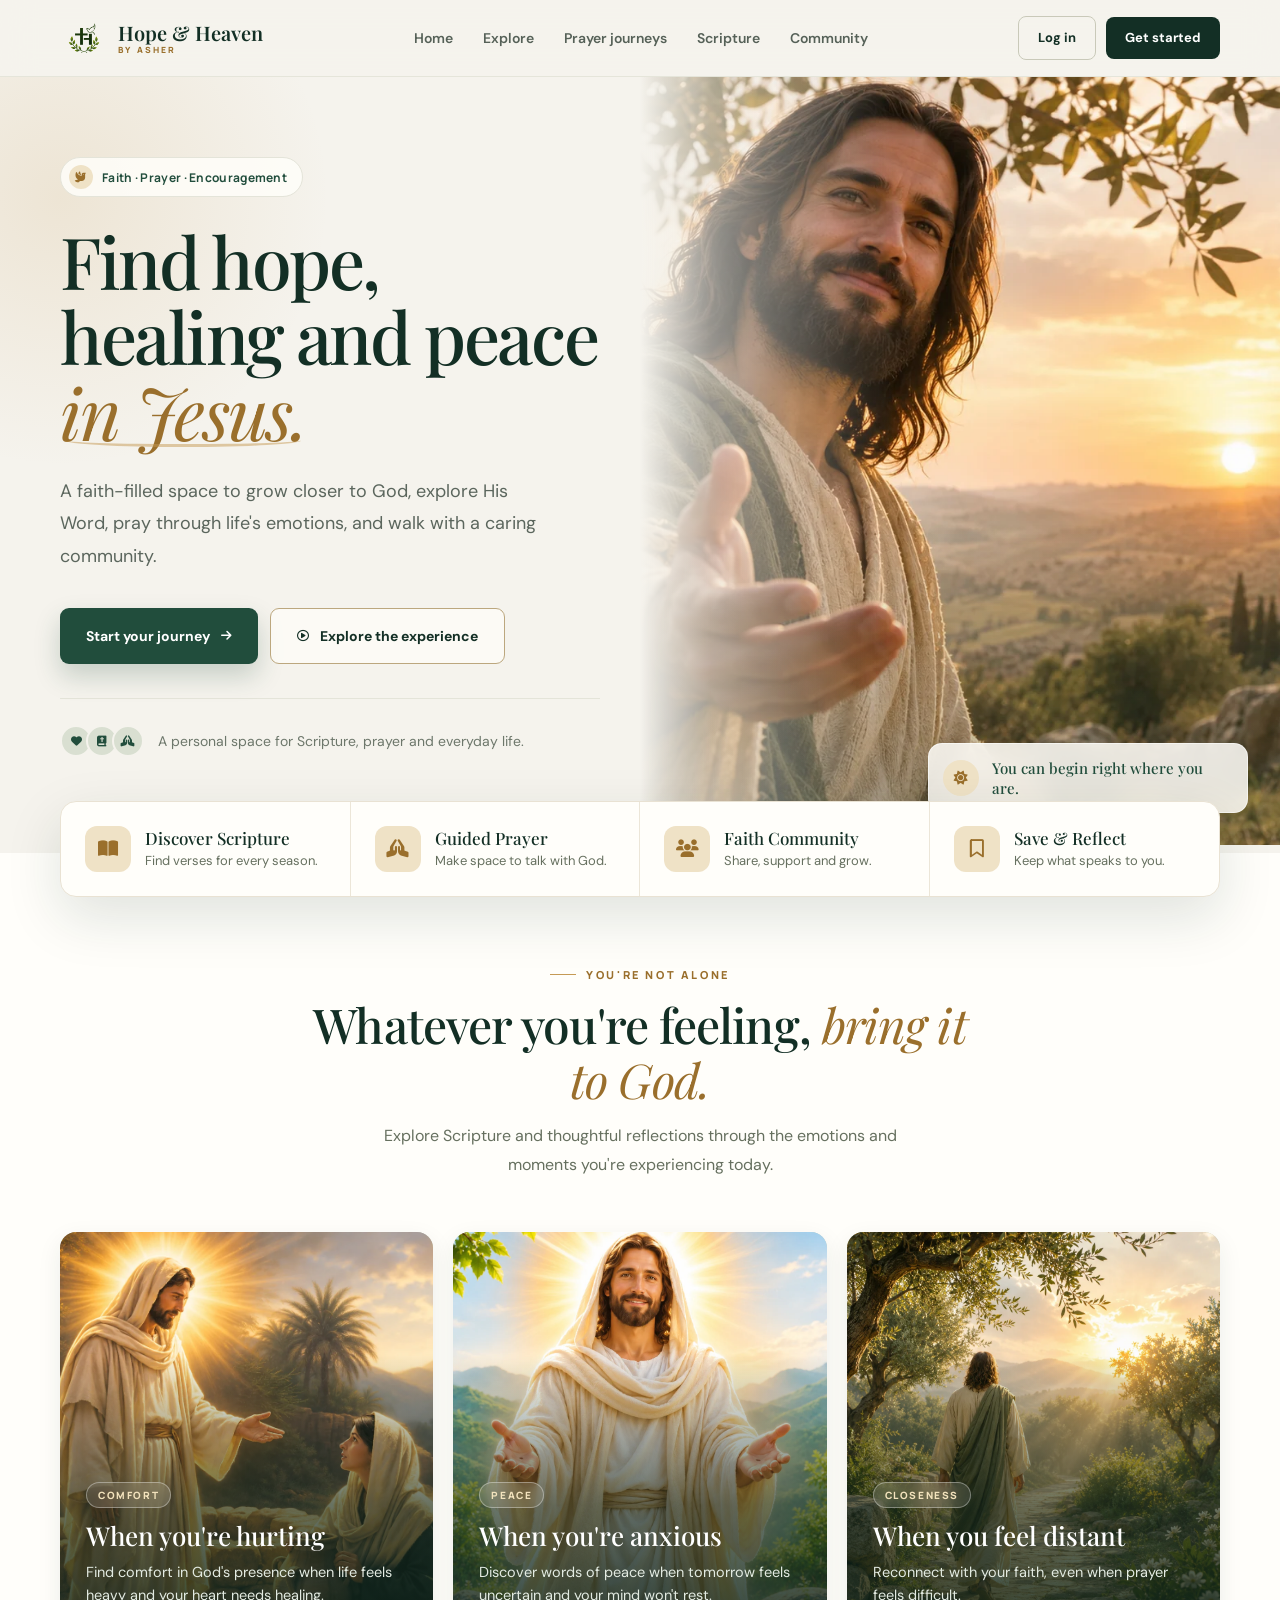
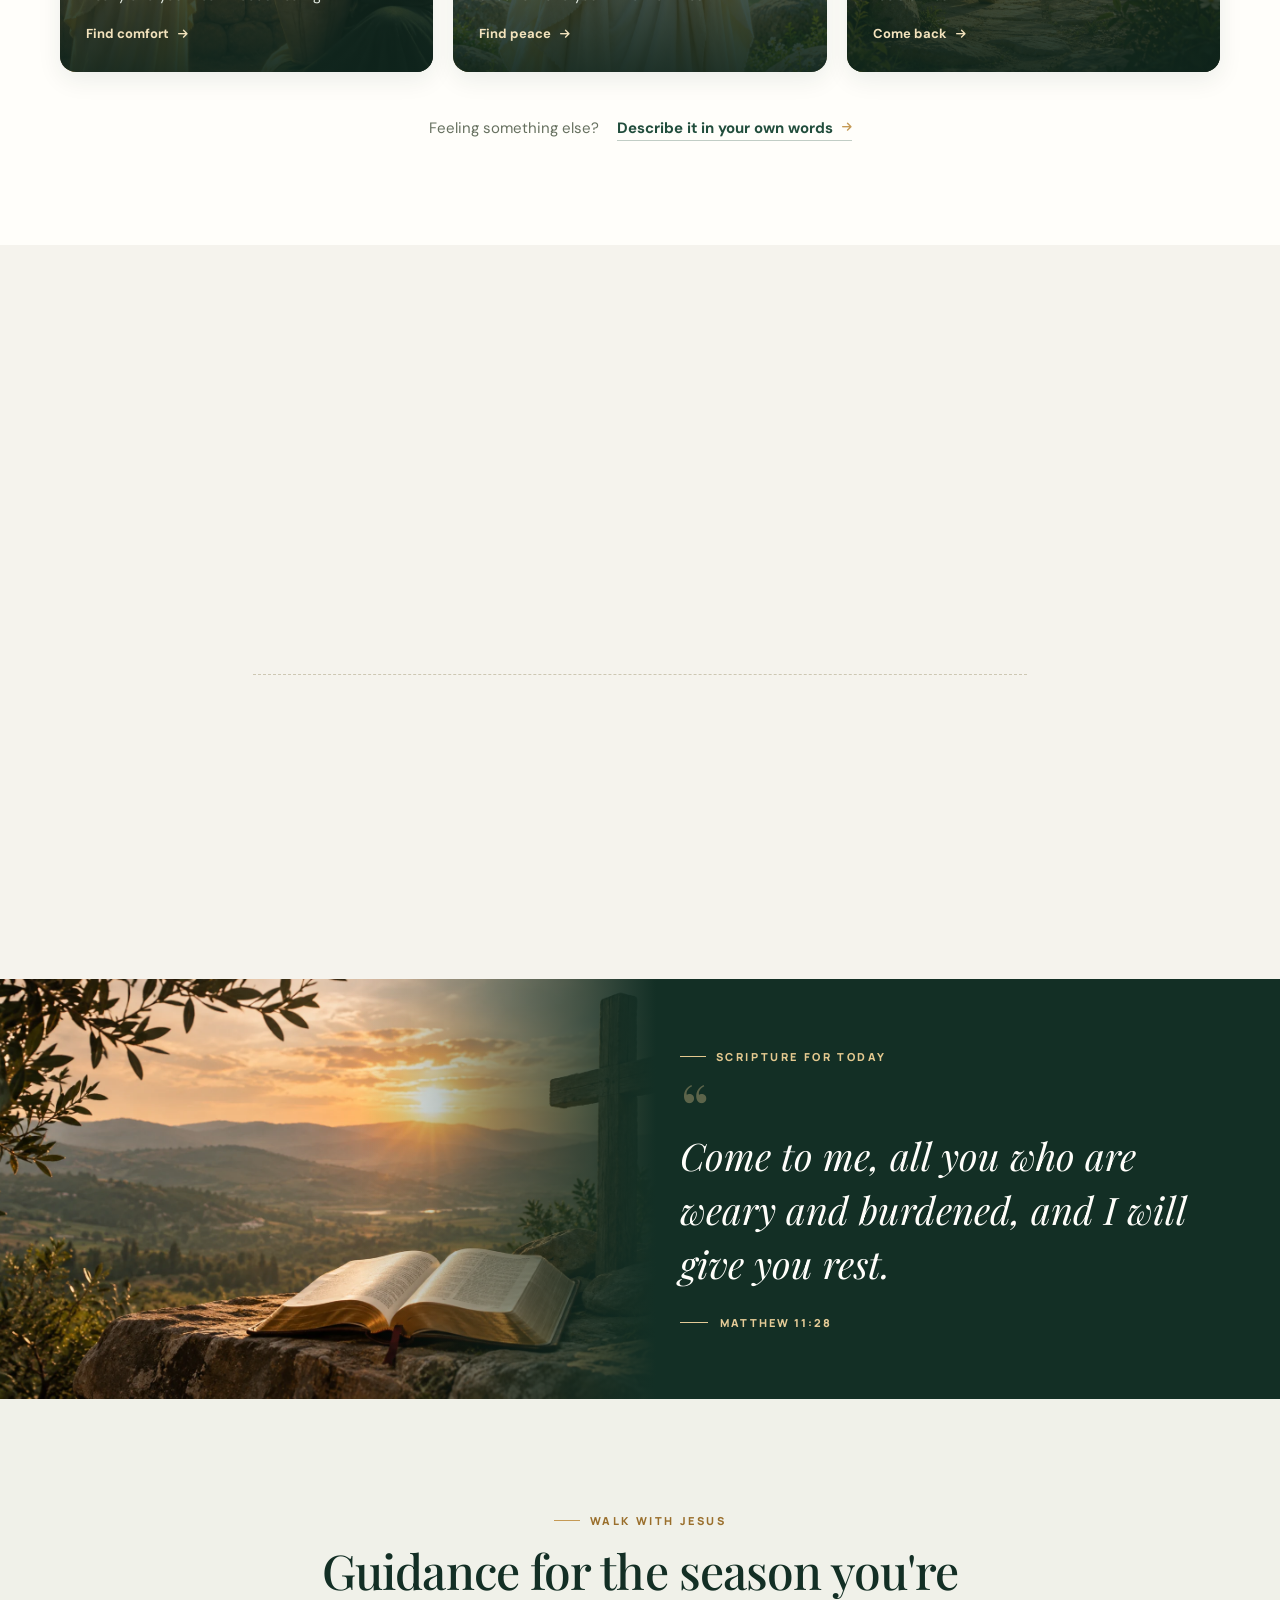
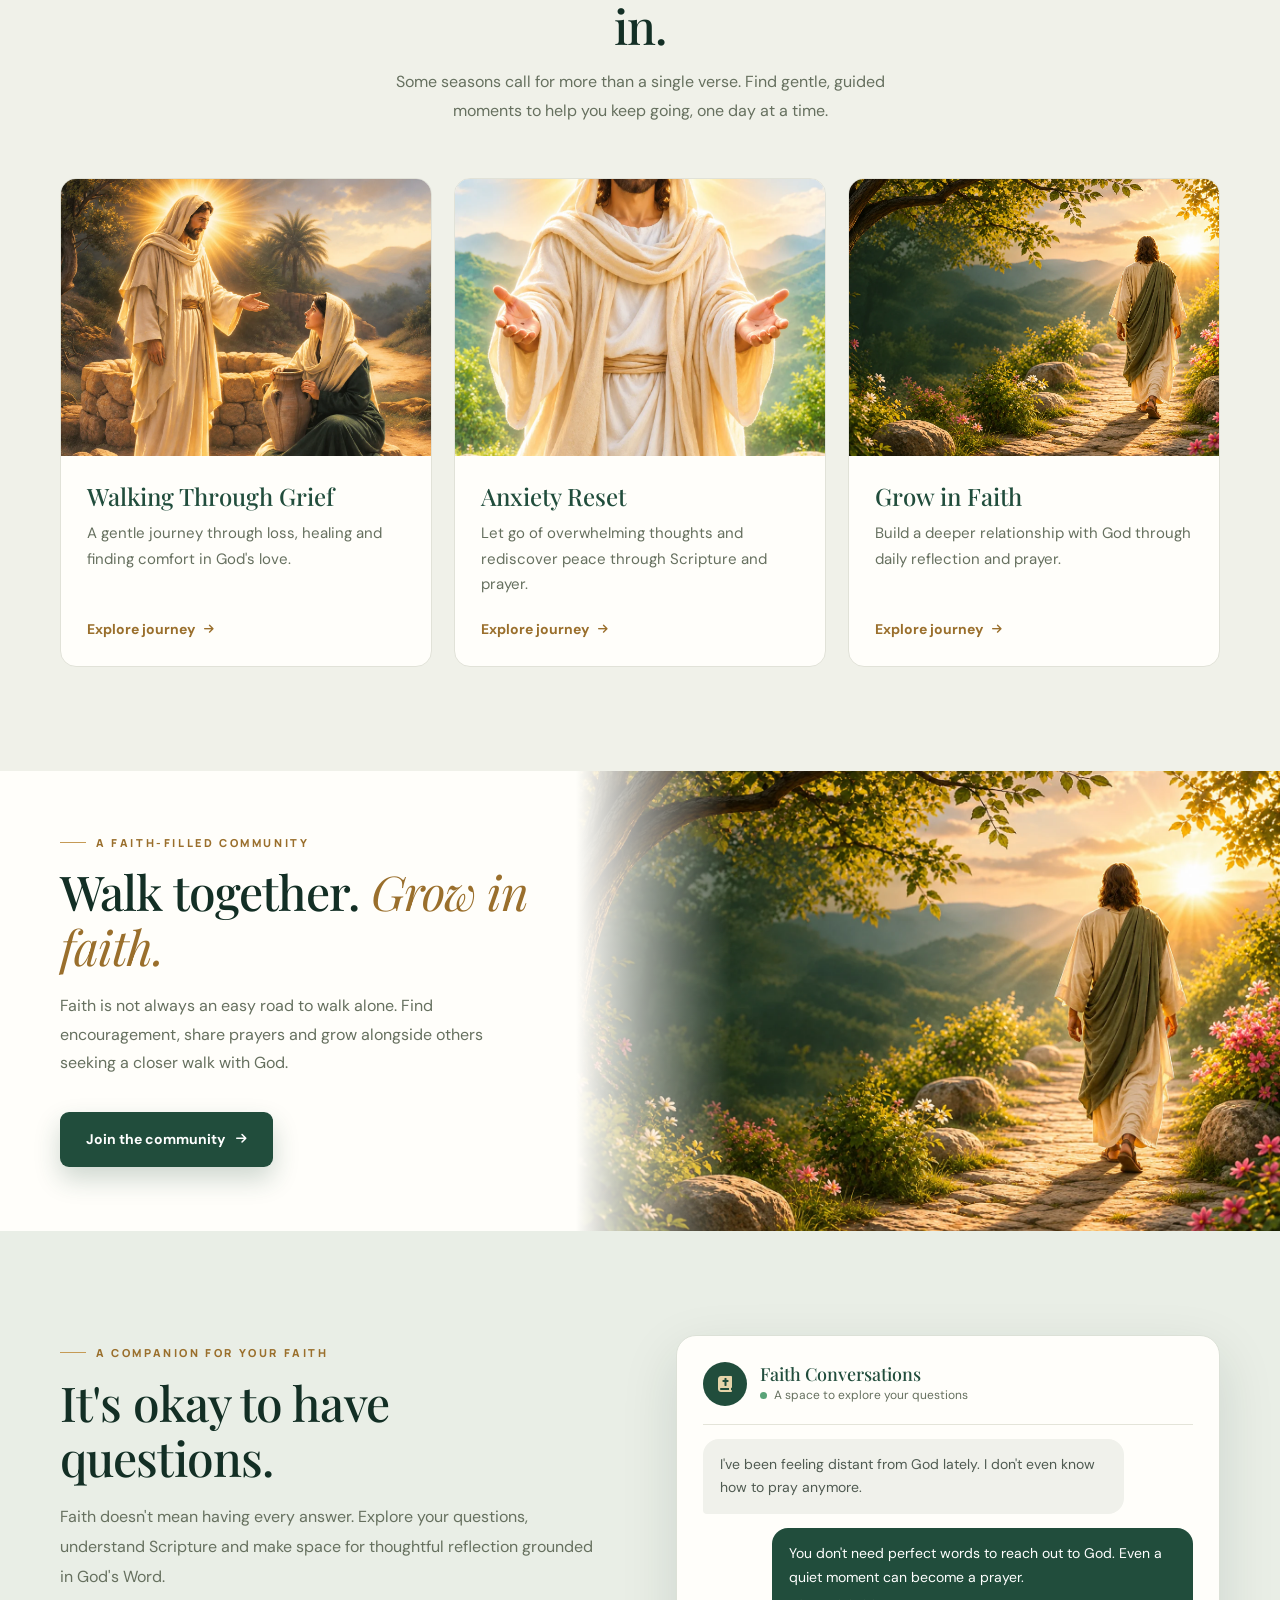
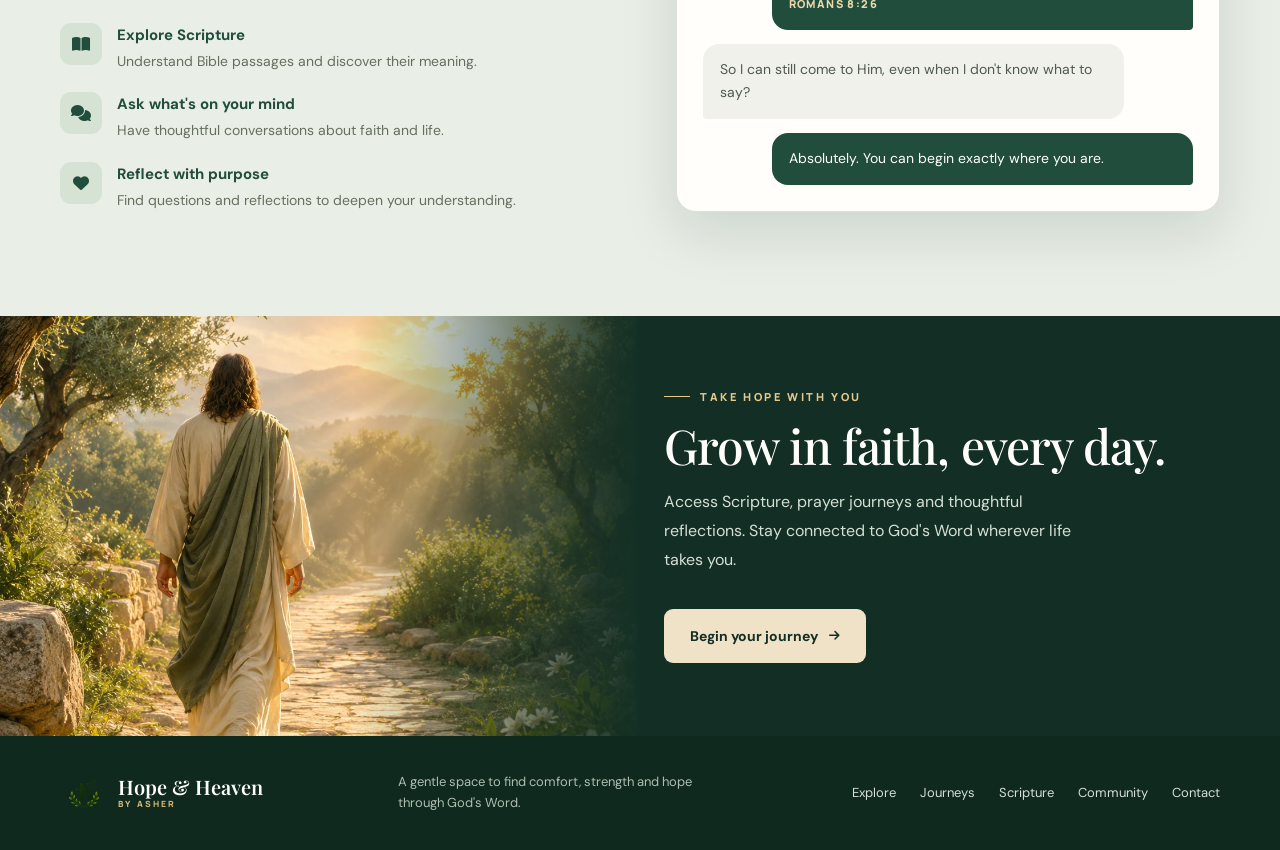
<file: landing/index.html>
<!DOCTYPE html>
<html lang="en">
<head>
  <meta charset="UTF-8">
  <meta name="viewport" content="width=device-width, initial-scale=1.0">
  <meta name="description" content="Hope & Heaven is a Christ-centred space to explore Scripture, find comfort, pray and grow in faith through every season of life.">
  <meta name="theme-color" content="#f5f3ed">
  <title>Hope & Heaven — Find hope for every season</title>
  <link rel="preconnect" href="https://fonts.googleapis.com">
  <link rel="preconnect" href="https://fonts.gstatic.com" crossorigin>
  <link href="https://fonts.googleapis.com/css2?family=DM+Sans:wght@400;500;600;700&family=Manrope:wght@400;500;600;700;800&family=Playfair+Display:ital,wght@0,400;0,500;0,600;1,400;1,500&display=swap" rel="stylesheet">
  <link rel="stylesheet" href="https://cdnjs.cloudflare.com/ajax/libs/font-awesome/6.7.2/css/all.min.css">
  <script>document.documentElement.classList.add("js")</script>
  <style>
    :root{
      --ink:#172a23;--forest:#214d3c;--deep:#132f25;--paper:#f5f3ed;--white:#fffefa;
      --cream:#fbf8f0;--sage:#e9eee6;--muted:#66705f;--line:#e4e4d9;
      --gold:#c59a55;--gold-deep:#9a6f2c;--gold-pale:#efe2c6;
      --serif:"Playfair Display",Georgia,serif;--sans:"DM Sans",system-ui,sans-serif;--display:"Manrope",sans-serif;
      --shadow:0 20px 55px rgba(19,47,37,.13);--shadow-sm:0 8px 24px rgba(19,47,37,.08);
      --radius:16px;
    }
    *{box-sizing:border-box;margin:0;padding:0}
    html{scroll-behavior:smooth;scroll-padding-top:88px}
    body{background:var(--paper);color:var(--ink);font-family:var(--sans);font-size:16px;line-height:1.6;-webkit-font-smoothing:antialiased;overflow-x:hidden}
    img{display:block;max-width:100%}
    a{color:inherit;text-decoration:none}
    button{font:inherit;cursor:pointer}
    :focus-visible{outline:2px solid var(--gold);outline-offset:3px;border-radius:6px}
    .wrap{width:min(1160px,calc(100% - 48px));margin:auto}

    /* NAV */
    .topbar{position:sticky;top:0;z-index:50;background:rgba(245,243,237,.92);backdrop-filter:blur(16px);border-bottom:1px solid rgba(228,228,217,.9)}
    .nav{height:76px;display:flex;align-items:center;justify-content:space-between;gap:24px}
    .brand{display:flex;align-items:center;gap:10px;flex:none}
    .brand img{width:48px;height:42px;object-fit:contain}
    .brand strong{display:block;color:var(--deep);font:600 20px var(--serif);line-height:1.15}
    .brand small{display:block;color:var(--gold-deep);font:800 8.5px var(--display);letter-spacing:2.2px}
    .navlinks{display:flex;align-items:center;gap:30px;color:#566158;font-size:14px;font-weight:600}
    .navlinks a{position:relative;padding:6px 0;transition:color .2s}
    .navlinks a:after{content:"";position:absolute;left:0;right:0;bottom:0;height:2px;background:var(--gold);transform:scaleX(0);transform-origin:left;transition:transform .25s}
    .navlinks a:hover{color:var(--forest)}
    .navlinks a:hover:after{transform:scaleX(1)}
    .nav-actions{display:flex;align-items:center;gap:10px}
    .nav-login,.nav-start{padding:11px 19px;border-radius:8px;font-size:13px;font-weight:700;transition:.25s}
    .nav-login{border:1px solid #c9c9b9;color:var(--deep)}
    .nav-login:hover{background:var(--white);border-color:var(--forest)}
    .nav-start{background:var(--deep);color:#fff}
    .nav-start:hover{background:var(--forest)}
    .menu{display:none;width:44px;height:44px;border:1px solid var(--line);border-radius:50%;background:var(--white);color:var(--forest)}

    /* SHARED */
    .kicker{display:inline-flex;align-items:center;gap:10px;color:var(--gold-deep);font:800 11px var(--display);letter-spacing:2.6px;text-transform:uppercase}
    .kicker:before{content:"";width:26px;height:1px;background:var(--gold)}
    h2{margin-top:14px;color:var(--deep);font:500 clamp(32px,3.8vw,48px)/1.14 var(--serif);letter-spacing:-.9px}
    h2 em{color:var(--gold-deep);font-weight:400}
    .section-head{max-width:680px;margin:0 auto 52px;text-align:center}
    .section-head .kicker{justify-content:center}
    .section-head p{max-width:560px;margin:16px auto 0;color:var(--muted);font-size:16px;line-height:1.8}
    section.block{padding:104px 0}
    .btn{display:inline-flex;align-items:center;justify-content:center;gap:11px;padding:16px 26px;border-radius:9px;font-size:14px;font-weight:700;transition:.25s}
    .btn i{font-size:12px;transition:transform .25s}
    .btn:hover i.fa-arrow-right{transform:translateX(3px)}
    .btn-primary{background:var(--forest);color:#fff;box-shadow:0 12px 26px rgba(33,77,60,.22)}
    .btn-primary:hover{background:var(--deep);transform:translateY(-2px)}
    .btn-outline{border:1px solid #bca77e;color:var(--deep);background:rgba(255,254,250,.7)}
    .btn-outline:hover{background:var(--white);border-color:var(--gold-deep)}
    .btn-light{background:var(--gold-pale);color:var(--deep)}
    .btn-light:hover{background:#fff;transform:translateY(-2px)}
    .actions{display:flex;flex-wrap:wrap;gap:12px;margin-top:34px}

    /* HERO */
    .hero{position:relative;min-height:640px;display:grid;grid-template-columns:1fr 1fr;align-items:center;overflow:hidden;background:var(--paper)}
    .hero:before{content:"";position:absolute;z-index:1;width:560px;height:560px;left:-220px;top:-160px;border-radius:50%;background:radial-gradient(circle,rgba(197,154,85,.16),transparent 68%);pointer-events:none}
    .hero-copy{position:relative;z-index:3;width:min(620px,100%);padding:80px 20px 88px max(24px,calc((100vw - 1160px)/2))}
    .pill{display:inline-flex;align-items:center;gap:9px;padding:7px 15px 7px 8px;border:1px solid var(--line);border-radius:999px;background:rgba(255,254,250,.85);color:var(--forest);font:700 12px var(--display);letter-spacing:.3px}
    .pill i{width:24px;height:24px;display:grid;place-items:center;border-radius:50%;background:var(--gold-pale);color:var(--gold-deep);font-size:11px}
    h1{margin-top:26px;color:var(--deep);font:500 clamp(46px,5.6vw,74px)/1.05 var(--serif);letter-spacing:-2.4px}
    h1 em{position:relative;display:inline-block;color:var(--gold-deep);font-weight:400}
    h1 em:after{content:"";position:absolute;left:2%;right:2%;bottom:.02em;height:.14em;border-radius:50%;border-bottom:3px solid rgba(197,154,85,.5)}
    .hero-copy>p{max-width:500px;margin-top:26px;color:#5b665d;font-size:18px;line-height:1.8}
    .hero-copy .actions{margin-top:36px}
    .hero-proof{display:flex;align-items:center;gap:14px;margin-top:34px;padding-top:26px;border-top:1px solid var(--line);color:#6d776b;font-size:14px}
    .proof-icons{display:flex;flex:none;padding-left:6px}
    .proof-icons span{width:32px;height:32px;margin-left:-6px;border:2px solid var(--paper);border-radius:50%;display:grid;place-items:center;background:#d9dfd1;color:var(--forest);font-size:11px}
    .hero-visual{position:relative;align-self:stretch;min-height:640px;overflow:hidden;background:#cfd8c8}
    .hero-visual img{position:absolute;inset:0;width:100%;height:100%;object-fit:cover;object-position:35% center;animation:settle 1.6s ease both}
    @keyframes settle{from{transform:scale(1.06)}to{transform:scale(1)}}
    .hero-visual:before{content:"";position:absolute;z-index:1;inset:0;background:linear-gradient(90deg,var(--paper) 0%,rgba(245,243,237,.6) 11%,rgba(245,243,237,0) 40%),linear-gradient(0deg,rgba(19,47,37,.28),transparent 42%)}
    .hero-image-caption{position:absolute;z-index:2;right:32px;bottom:32px;display:flex;align-items:center;gap:13px;max-width:320px;padding:14px 18px 14px 14px;border:1px solid rgba(255,255,255,.55);border-radius:14px;background:rgba(255,254,250,.86);backdrop-filter:blur(12px);box-shadow:0 14px 36px rgba(19,47,37,.18);color:var(--forest);font:500 15px/1.35 var(--serif)}
    .hero-image-caption i{width:36px;height:36px;flex:none;display:grid;place-items:center;border-radius:50%;background:var(--gold-pale);color:var(--gold-deep);font-size:14px}

    /* BENEFITS */
    .benefits{position:relative;z-index:4;margin-top:-44px}
    .benefit-grid{display:grid;grid-template-columns:repeat(4,1fr);background:var(--white);border:1px solid #e9e2d3;border-radius:var(--radius);box-shadow:var(--shadow)}
    .benefit{display:flex;align-items:center;gap:14px;padding:24px 24px;border-right:1px solid #ece6d8;transition:background .25s}
    .benefit:first-child{border-radius:var(--radius) 0 0 var(--radius)}
    .benefit:last-child{border:0;border-radius:0 var(--radius) var(--radius) 0}
    .benefit:hover{background:var(--cream)}
    .benefit i{width:46px;height:46px;flex:none;display:grid;place-items:center;border-radius:12px;background:var(--gold-pale);color:var(--gold-deep);font-size:18px}
    .benefit strong{display:block;color:var(--deep);font:500 17px var(--serif);line-height:1.25}
    .benefit span{display:block;margin-top:3px;color:var(--muted);font-size:13px;line-height:1.45}

    /* FEELINGS */
    .feelings{background:var(--white);margin-top:-44px;padding-top:148px}
    .feeling-grid{display:grid;grid-template-columns:repeat(3,1fr);gap:20px}
    .feeling-card{position:relative;display:flex;align-items:flex-end;min-height:440px;overflow:hidden;border-radius:var(--radius);background:#c9d3c4;color:#fff;box-shadow:var(--shadow-sm);isolation:isolate;transition:transform .35s,box-shadow .35s}
    .feeling-card:hover{transform:translateY(-6px);box-shadow:var(--shadow)}
    .feeling-card img{position:absolute;inset:0;z-index:-2;width:100%;height:100%;object-fit:cover;transition:transform .8s ease}
    .feeling-card:hover img{transform:scale(1.06)}
    .feeling-card:after{content:"";position:absolute;inset:0;z-index:-1;background:linear-gradient(0deg,rgba(14,36,28,.92) 0%,rgba(14,36,28,.62) 38%,rgba(14,36,28,0) 72%)}
    .feeling-card-body{padding:28px 26px 26px}
    .feeling-tag{display:inline-block;margin-bottom:12px;padding:5px 11px;border:1px solid rgba(255,255,255,.35);border-radius:999px;background:rgba(255,255,255,.12);backdrop-filter:blur(6px);font:800 10px var(--display);letter-spacing:1.6px;text-transform:uppercase;color:#f3e3bd}
    .feeling-card h3{font:500 26px/1.2 var(--serif)}
    .feeling-card p{margin-top:9px;color:#e3ebe2;font-size:14.5px;line-height:1.65}
    .feeling-more{display:inline-flex;align-items:center;gap:9px;margin-top:16px;color:#f3e3bd;font-size:13px;font-weight:700}
    .feeling-more i{font-size:11px;transition:transform .25s}
    .feeling-card:hover .feeling-more i{transform:translateX(4px)}
    .feeling-note{display:flex;align-items:center;justify-content:center;flex-wrap:wrap;gap:8px 18px;margin-top:44px;color:var(--muted);font-size:15px}
    .feeling-note a{display:inline-flex;align-items:center;gap:9px;color:var(--forest);font-weight:700;border-bottom:1px solid rgba(33,77,60,.28)}
    .feeling-note a:hover{border-color:var(--forest)}
    .feeling-note i{color:var(--gold);font-size:11px}

    /* STEPS */
    .how{background:var(--paper)}
    .steps{position:relative;display:grid;grid-template-columns:repeat(3,1fr);gap:24px}
    .steps:before{content:"";position:absolute;left:16.6%;right:16.6%;top:50px;height:1px;border-top:1px dashed #cdc7b3}
    .step{position:relative;padding:30px 28px 32px;border:1px solid var(--line);border-radius:var(--radius);background:var(--white);transition:transform .3s,box-shadow .3s}
    .step:hover{transform:translateY(-4px);box-shadow:var(--shadow-sm)}
    .step-no{width:46px;height:46px;display:grid;place-items:center;border-radius:50%;background:var(--deep);color:#ecd9ad;font:500 18px var(--serif);box-shadow:0 0 0 8px var(--paper)}
    .step h3{margin-top:22px;color:var(--forest);font:500 23px var(--serif)}
    .step p{margin-top:10px;color:var(--muted);font-size:15px;line-height:1.75}

    /* SCRIPTURE */
    .scripture{position:relative;min-height:420px;display:grid;grid-template-columns:1.05fr 1fr;align-items:stretch;overflow:hidden;background:var(--deep);color:#fff}
    .scripture-image{position:relative;min-height:420px;background:#1c4636}
    .scripture-image img{position:absolute;inset:0;width:100%;height:100%;object-fit:cover}
    .scripture-image:after{content:"";position:absolute;inset:0;background:linear-gradient(90deg,transparent 55%,var(--deep) 100%)}
    .scripture-copy{display:flex;flex-direction:column;justify-content:center;padding:56px clamp(28px,5vw,80px) 56px 24px}
    .scripture-copy .kicker{color:#e4c98f}
    .scripture-copy .kicker:before{background:#e4c98f}
    .scripture-copy .quote-mark{margin-top:22px;color:rgba(228,201,143,.35);font:400 72px/0.6 var(--serif)}
    .scripture blockquote{color:#fffefa;font:italic 400 clamp(26px,3vw,38px)/1.42 var(--serif)}
    .scripture cite{display:flex;align-items:center;gap:12px;margin-top:24px;color:#e5cb97;font:800 11px var(--display);letter-spacing:2px;text-transform:uppercase;font-style:normal}
    .scripture cite:before{content:"";width:28px;height:1px;background:#e5cb97}

    /* JOURNEYS */
    .journeys{background:#f0f1e9}
    .journey-grid{display:grid;grid-template-columns:repeat(3,1fr);gap:22px}
    .journey{display:flex;flex-direction:column;overflow:hidden;border:1px solid #e1e2d8;border-radius:var(--radius);background:var(--white);transition:transform .3s,box-shadow .3s}
    .journey:hover{transform:translateY(-5px);box-shadow:var(--shadow)}
    .journey-img{position:relative;overflow:hidden;aspect-ratio:4/3;background:#cfd8c8}
    .journey-img img{width:100%;height:100%;object-fit:cover;transition:transform .8s ease}
    .journey:hover .journey-img img{transform:scale(1.06)}
    .journey-body{display:flex;flex:1;flex-direction:column;padding:24px 26px 26px}
    .journey h3{color:var(--forest);font:500 24px var(--serif)}
    .journey p{margin-top:9px;color:var(--muted);font-size:15px;line-height:1.7}
    .journey-link{display:inline-flex;align-items:center;gap:9px;margin-top:auto;padding-top:20px;color:var(--gold-deep);font-size:14px;font-weight:700}
    .journey-link i{font-size:11px;transition:transform .25s}
    .journey:hover .journey-link i{transform:translateX(4px)}

    /* COMMUNITY */
    .community{display:grid;grid-template-columns:.9fr 1.1fr;align-items:stretch;min-height:440px;background:var(--white)}
    .community-copy{display:flex;flex-direction:column;justify-content:center;align-items:flex-start;padding:64px 40px 64px max(24px,calc((100vw - 1160px)/2))}
    .community-copy p{max-width:430px;margin-top:18px;color:var(--muted);font-size:16px;line-height:1.8}
    .community-image{position:relative;min-height:440px;overflow:hidden;background:#cfd8c8}
    .community-image img{position:absolute;inset:0;width:100%;height:100%;object-fit:cover;object-position:center 42%}
    .community-image:before{content:"";position:absolute;z-index:1;inset:0;background:linear-gradient(90deg,var(--white) 0%,rgba(255,254,250,0) 22%)}

    /* COMPANION */
    .companion{background:var(--sage)}
    .companion-layout{display:grid;grid-template-columns:1fr 1fr;gap:72px;align-items:center}
    .companion-copy>p{margin-top:18px;color:var(--muted);font-size:16px;line-height:1.85}
    .features{display:grid;gap:20px;margin-top:32px}
    .feature{display:flex;gap:15px;align-items:flex-start}
    .feature i{width:42px;height:42px;flex:none;display:grid;place-items:center;border-radius:11px;background:#d6e2d3;color:var(--forest)}
    .feature strong{display:block;color:var(--forest);font-size:15px}
    .feature span{display:block;margin-top:3px;color:var(--muted);font-size:14px;line-height:1.6}
    .chat{padding:26px;border:1px solid #dce1d7;border-radius:20px;background:var(--white);box-shadow:var(--shadow)}
    .chat-head{display:flex;gap:13px;align-items:center;padding-bottom:18px;border-bottom:1px solid var(--line)}
    .avatar{width:44px;height:44px;display:grid;place-items:center;border-radius:50%;background:var(--forest);color:#e6d4aa}
    .chat-head strong{display:block;color:var(--forest);font:500 18px var(--serif)}
    .chat-head small{display:flex;align-items:center;gap:7px;color:var(--muted);font-size:12px}
    .chat-head small:before{content:"";width:7px;height:7px;border-radius:50%;background:#5aa377}
    .bubble{max-width:86%;margin-top:14px;padding:14px 17px;border-radius:16px 16px 16px 4px;background:#f0f1eb;color:#4f5a51;font-size:14px;line-height:1.7}
    .bubble.reply{margin-left:auto;border-radius:16px 16px 4px 16px;background:var(--forest);color:#fff}
    .bubble.reply strong{display:inline-block;margin-top:6px;color:#ecd9ad;font:800 11px var(--display);letter-spacing:1.4px;text-transform:uppercase}

    /* CLOSING */
    .closing{position:relative;overflow:hidden;min-height:420px;display:grid;grid-template-columns:1fr 1fr;align-items:stretch;background:var(--deep);color:#fff}
    .closing-image{position:relative;min-height:420px;background:#1c4636}
    .closing-image img{position:absolute;inset:0;width:100%;height:100%;object-fit:cover}
    .closing-image:after{content:"";position:absolute;inset:0;background:linear-gradient(90deg,transparent 55%,var(--deep) 100%)}
    .closing-copy{display:flex;flex-direction:column;justify-content:center;align-items:flex-start;padding:56px clamp(28px,5vw,80px) 56px 24px}
    .closing-copy .kicker{color:#e6c98c}
    .closing-copy .kicker:before{background:#e6c98c}
    .closing-copy h2{color:#fffefa}
    .closing-copy p{max-width:440px;margin-top:16px;color:#d6dfd5;font-size:16px;line-height:1.8}

    /* FOOTER */
    footer{padding:36px 0;background:#0f291f;color:#d5dfd5}
    .footer-inner{display:flex;justify-content:space-between;align-items:center;gap:24px}
    footer .brand strong{color:#fff}
    footer .brand small{color:#d5b779}
    footer p{max-width:320px;color:#aebdb0;font-size:13px;line-height:1.6}
    .footer-links{display:flex;flex-wrap:wrap;gap:12px 24px;color:#d5dfd5;font-size:13px}
    .footer-links a:hover{color:#fff}

    /* REVEAL (only hides content when JS is running) */
    .js .reveal{opacity:0;transform:translateY(18px);transition:opacity .7s ease,transform .7s ease}
    .js .reveal.visible{opacity:1;transform:none}
    .feeling-grid .reveal:nth-child(3n+2),.journey-grid .reveal:nth-child(3n+2),.steps .reveal:nth-child(3n+2){transition-delay:.09s}
    .feeling-grid .reveal:nth-child(3n+3),.journey-grid .reveal:nth-child(3n+3),.steps .reveal:nth-child(3n+3){transition-delay:.18s}

    /* RESPONSIVE */
    @media(max-width:1000px){
      .navlinks{gap:18px;font-size:13px}
      .hero{min-height:560px}.hero-visual{min-height:560px}
      .benefit-grid{grid-template-columns:1fr 1fr}
      .benefit:nth-child(2){border-right:0}
      .benefit:nth-child(-n+2){border-bottom:1px solid #ece6d8}
      .benefit:first-child{border-radius:var(--radius) 0 0 0}
      .benefit:nth-child(2){border-radius:0 var(--radius) 0 0}
      .benefit:nth-child(3){border-radius:0 0 0 var(--radius)}
      .benefit:last-child{border-radius:0 0 var(--radius) 0}
      .feeling-card{min-height:380px}
      .companion-layout{gap:40px}
    }
    @media(max-width:820px){
      .feeling-grid,.journey-grid{grid-template-columns:1fr 1fr}
      .feeling-grid .reveal:last-child,.journey-grid .reveal:last-child{grid-column:1/-1}
      .feeling-grid .reveal:last-child{min-height:320px}
      .steps{grid-template-columns:1fr}.steps:before{display:none}
    }
    @media(max-width:700px){
      .wrap{width:calc(100% - 36px)}
      .nav{height:68px}.brand img{width:42px;height:38px}
      .navlinks{display:none;position:absolute;top:68px;left:18px;right:18px;padding:20px;background:var(--white);border:1px solid var(--line);border-radius:14px;flex-direction:column;align-items:flex-start;gap:18px;font-size:15px;box-shadow:var(--shadow)}
      .navlinks.open{display:flex}
      .nav-actions{margin-left:auto}.nav-login{display:none}.nav-start{padding:10px 14px}.menu{display:block}
      section.block{padding:72px 0}
      .section-head{margin-bottom:36px}
      .hero{grid-template-columns:1fr;min-height:0}
      .hero-copy{width:100%;padding:52px 22px 36px}
      .hero-copy>p{font-size:16px}
      h1{font-size:clamp(42px,11.5vw,60px);letter-spacing:-1.8px}
      .hero-copy .actions{flex-direction:column;align-items:stretch}
      .hero-copy .btn{justify-content:center}
      .hero-visual{min-height:400px}
      .hero-visual img{object-position:42% center}
      .hero-visual:before{background:linear-gradient(180deg,var(--paper) 0%,rgba(245,243,237,0) 22%),linear-gradient(0deg,rgba(19,47,37,.3),transparent 50%)}
      .hero-image-caption{right:16px;left:16px;bottom:16px;max-width:none}
      .benefits{margin-top:-28px}
      .benefit{padding:18px 16px;gap:11px;flex-direction:column;align-items:flex-start}
      .benefit strong{font-size:16px}
      .feelings{margin-top:-28px;padding-top:100px}
      .feeling-grid,.journey-grid{grid-template-columns:1fr}
      .feeling-card,.feeling-grid .reveal:last-child{min-height:360px}
      .scripture,.closing{grid-template-columns:1fr}
      .scripture-image,.closing-image{min-height:260px;height:260px}
      .scripture-image:after,.closing-image:after{background:linear-gradient(180deg,transparent 50%,var(--deep) 100%)}
      .scripture-copy,.closing-copy{padding:36px 22px 56px}
      .closing-image{order:2}.closing-copy{order:1}
      .closing-image:after{background:linear-gradient(0deg,transparent 50%,var(--deep) 100%)}
      .community{grid-template-columns:1fr}
      .community-copy{padding:60px 22px 36px}
      .community-image{min-height:300px;height:300px}
      .community-image:before{background:linear-gradient(180deg,var(--white) 0%,rgba(255,254,250,0) 22%)}
      .companion-layout{grid-template-columns:1fr;gap:36px}
      .chat{padding:20px}
      .footer-inner{align-items:flex-start;flex-direction:column}
    }
    @media(max-width:420px){
      .benefit-grid{grid-template-columns:1fr}
      .benefit{flex-direction:row;align-items:center;border-right:0!important;border-bottom:1px solid #ece6d8}
      .benefit:last-child{border-bottom:0}
      .benefit:nth-child(n){border-radius:0}
      .benefit:first-child{border-radius:var(--radius) var(--radius) 0 0}
      .benefit:last-child{border-radius:0 0 var(--radius) var(--radius)}
      .nav-start{font-size:12px}
    }
    @media(prefers-reduced-motion:reduce){
      html{scroll-behavior:auto}
      *,*:before,*:after{transition:none!important;animation:none!important}
      .js .reveal{opacity:1;transform:none}
    }
  </style>
</head>
<body>
  <header class="topbar">
    <div class="wrap nav">
      <a class="brand" href="#" aria-label="Hope & Heaven home">
        <img src="logo3.png" alt="Hope & Heaven logo">
        <span><strong>Hope &amp; Heaven</strong><small>BY ASHER</small></span>
      </a>
      <nav class="navlinks" id="navlinks" aria-label="Main navigation">
        <a href="#">Home</a><a href="#experience">Explore</a><a href="#journeys">Prayer journeys</a><a href="#scripture">Scripture</a><a href="#community">Community</a>
      </nav>
      <div class="nav-actions"><a class="nav-login" href="/app/login">Log in</a><a class="nav-start" href="/app/login">Get started</a></div>
      <button class="menu" id="menu" aria-label="Toggle navigation" aria-expanded="false" aria-controls="navlinks"><i class="fa-solid fa-bars"></i></button>
    </div>
  </header>

  <main>
    <section class="hero">
      <div class="hero-copy">
        <div class="pill reveal"><i class="fa-solid fa-dove"></i> Faith · Prayer · Encouragement</div>
        <h1 class="reveal">Find hope, healing and peace <em>in Jesus.</em></h1>
        <p class="reveal">A faith-filled space to grow closer to God, explore His Word, pray through life's emotions, and walk with a caring community.</p>
        <div class="actions reveal">
          <a class="btn btn-primary" href="/app/login">Start your journey <i class="fa-solid fa-arrow-right"></i></a>
          <a class="btn btn-outline" href="#experience"><i class="fa-regular fa-circle-play"></i> Explore the experience</a>
        </div>
        <div class="hero-proof reveal">
          <div class="proof-icons"><span><i class="fa-solid fa-heart"></i></span><span><i class="fa-solid fa-book-bible"></i></span><span><i class="fa-solid fa-hands-praying"></i></span></div>
          <span>A personal space for Scripture, prayer and everyday life.</span>
        </div>
      </div>
      <div class="hero-visual">
        <img src="bible-images/hero-jesus.webp" alt="Jesus welcoming the viewer at sunrise in a peaceful biblical landscape">
        <div class="hero-image-caption"><i class="fa-solid fa-sun"></i><span>You can begin right where you are.</span></div>
      </div>
    </section>

    <section class="benefits">
      <div class="wrap benefit-grid">
        <div class="benefit"><i class="fa-solid fa-book-open"></i><div><strong>Discover Scripture</strong><span>Find verses for every season.</span></div></div>
        <div class="benefit"><i class="fa-solid fa-hands-praying"></i><div><strong>Guided Prayer</strong><span>Make space to talk with God.</span></div></div>
        <div class="benefit"><i class="fa-solid fa-users"></i><div><strong>Faith Community</strong><span>Share, support and grow.</span></div></div>
        <div class="benefit"><i class="fa-regular fa-bookmark"></i><div><strong>Save &amp; Reflect</strong><span>Keep what speaks to you.</span></div></div>
      </div>
    </section>

    <section class="block feelings" id="experience">
      <div class="wrap">
        <div class="section-head reveal"><div class="kicker">You're not alone</div><h2>Whatever you're feeling, <em>bring it to God.</em></h2><p>Explore Scripture and thoughtful reflections through the emotions and moments you're experiencing today.</p></div>
        <div class="feeling-grid">
          <a class="feeling-card reveal" href="/app/login"><img src="bible-images/jesus-comfort.webp" alt="Jesus comforting a woman in a quiet moment"><div class="feeling-card-body"><span class="feeling-tag">Comfort</span><h3>When you're hurting</h3><p>Find comfort in God's presence when life feels heavy and your heart needs healing.</p><span class="feeling-more">Find comfort <i class="fa-solid fa-arrow-right"></i></span></div></a>
          <a class="feeling-card reveal" href="/app/login"><img src="bible-images/jesus-prayer.webp" alt="Jesus in a peaceful moment of prayer"><div class="feeling-card-body"><span class="feeling-tag">Peace</span><h3>When you're anxious</h3><p>Discover words of peace when tomorrow feels uncertain and your mind won't rest.</p><span class="feeling-more">Find peace <i class="fa-solid fa-arrow-right"></i></span></div></a>
          <a class="feeling-card reveal" href="/app/login"><img src="bible-images/jesus-walking.webp" alt="Jesus walking along a sunlit path"><div class="feeling-card-body"><span class="feeling-tag">Closeness</span><h3>When you feel distant</h3><p>Reconnect with your faith, even when prayer feels difficult.</p><span class="feeling-more">Come back <i class="fa-solid fa-arrow-right"></i></span></div></a>
        </div>
        <div class="feeling-note reveal"><span>Feeling something else?</span><a href="/app/login">Describe it in your own words <i class="fa-solid fa-arrow-right"></i></a></div>
      </div>
    </section>

    <section class="block how">
      <div class="wrap">
        <div class="section-head reveal"><div class="kicker">A simpler way to connect</div><h2>Small moments. A deeper connection.</h2><p>No pressure to have everything figured out. Just a simple way to spend meaningful moments with God.</p></div>
        <div class="steps">
          <article class="step reveal"><div class="step-no">1</div><h3>Share how you feel</h3><p>Choose an emotion or situation that reflects what's happening in your life right now.</p></article>
          <article class="step reveal"><div class="step-no">2</div><h3>Discover His Word</h3><p>Explore Bible verses and reflections connected to what you're going through.</p></article>
          <article class="step reveal"><div class="step-no">3</div><h3>Take a moment with God</h3><p>Reflect, pray and carry a little more faith and hope into the rest of your day.</p></article>
        </div>
      </div>
    </section>

    <section class="scripture" id="scripture">
      <div class="scripture-image"><img src="bible-images/bible-cross.webp" alt="An open Bible and wooden cross overlooking a sunlit valley"></div>
      <div class="scripture-copy"><div class="kicker">Scripture for today</div><div class="quote-mark" aria-hidden="true">“</div><blockquote>Come to me, all you who are weary and burdened, and I will give you rest.</blockquote><cite>Matthew 11:28</cite></div>
    </section>

    <section class="block journeys" id="journeys">
      <div class="wrap">
        <div class="section-head reveal"><div class="kicker">Walk with Jesus</div><h2>Guidance for the season you're in.</h2><p>Some seasons call for more than a single verse. Find gentle, guided moments to help you keep going, one day at a time.</p></div>
        <div class="journey-grid">
          <article class="journey reveal"><div class="journey-img"><img src="bible-images/jesus-comfort.webp" alt="Jesus offering comfort"></div><div class="journey-body"><h3>Walking Through Grief</h3><p>A gentle journey through loss, healing and finding comfort in God's love.</p><a class="journey-link" href="/app/login">Explore journey <i class="fa-solid fa-arrow-right"></i></a></div></article>
          <article class="journey reveal"><div class="journey-img"><img src="bible-images/jesus-prayer.webp" alt="A quiet prayer moment"></div><div class="journey-body"><h3>Anxiety Reset</h3><p>Let go of overwhelming thoughts and rediscover peace through Scripture and prayer.</p><a class="journey-link" href="/app/login">Explore journey <i class="fa-solid fa-arrow-right"></i></a></div></article>
          <article class="journey reveal"><div class="journey-img"><img src="bible-images/jesus-community.webp" alt="Jesus walking with a companion"></div><div class="journey-body"><h3>Grow in Faith</h3><p>Build a deeper relationship with God through daily reflection and prayer.</p><a class="journey-link" href="/app/login">Explore journey <i class="fa-solid fa-arrow-right"></i></a></div></article>
        </div>
      </div>
    </section>

    <section class="community" id="community">
      <div class="community-copy">
        <div class="kicker">A faith-filled community</div>
        <h2>Walk together. <em>Grow in faith.</em></h2>
        <p>Faith is not always an easy road to walk alone. Find encouragement, share prayers and grow alongside others seeking a closer walk with God.</p>
        <div class="actions"><a class="btn btn-primary" href="/app/login">Join the community <i class="fa-solid fa-arrow-right"></i></a></div>
      </div>
      <div class="community-image"><img src="bible-images/jesus-community.webp" alt="Jesus walking alongside a companion through a peaceful landscape"></div>
    </section>

    <section class="block companion" id="companion">
      <div class="wrap companion-layout">
        <div class="companion-copy reveal">
          <div class="kicker">A companion for your faith</div><h2>It's okay to have questions.</h2>
          <p>Faith doesn't mean having every answer. Explore your questions, understand Scripture and make space for thoughtful reflection grounded in God's Word.</p>
          <div class="features">
            <div class="feature"><i class="fa-solid fa-book-open"></i><div><strong>Explore Scripture</strong><span>Understand Bible passages and discover their meaning.</span></div></div>
            <div class="feature"><i class="fa-solid fa-comments"></i><div><strong>Ask what's on your mind</strong><span>Have thoughtful conversations about faith and life.</span></div></div>
            <div class="feature"><i class="fa-solid fa-heart"></i><div><strong>Reflect with purpose</strong><span>Find questions and reflections to deepen your understanding.</span></div></div>
          </div>
        </div>
        <div class="chat reveal">
          <div class="chat-head"><div class="avatar"><i class="fa-solid fa-book-bible"></i></div><div><strong>Faith Conversations</strong><small>A space to explore your questions</small></div></div>
          <div class="bubble">I've been feeling distant from God lately. I don't even know how to pray anymore.</div>
          <div class="bubble reply">You don't need perfect words to reach out to God. Even a quiet moment can become a prayer.<br><strong>Romans 8:26</strong></div>
          <div class="bubble">So I can still come to Him, even when I don't know what to say?</div>
          <div class="bubble reply">Absolutely. You can begin exactly where you are.</div>
        </div>
      </div>
    </section>

    <section class="closing">
      <div class="closing-image"><img src="bible-images/jesus-walking.webp" alt="A peaceful path through a sunlit biblical landscape"></div>
      <div class="closing-copy">
        <div class="kicker">Take hope with you</div><h2>Grow in faith, every day.</h2>
        <p>Access Scripture, prayer journeys and thoughtful reflections. Stay connected to God's Word wherever life takes you.</p>
        <div class="actions"><a class="btn btn-light" href="/app/login">Begin your journey <i class="fa-solid fa-arrow-right"></i></a></div>
      </div>
    </section>
  </main>

  <footer id="purpose">
    <div class="wrap footer-inner">
      <a class="brand" href="#"><img src="logo3.png" alt=""><span><strong>Hope &amp; Heaven</strong><small>BY ASHER</small></span></a>
      <p>A gentle space to find comfort, strength and hope through God's Word.</p>
      <div class="footer-links"><a href="#experience">Explore</a><a href="#journeys">Journeys</a><a href="#scripture">Scripture</a><a href="#community">Community</a><a href="mailto:support@hopeandheaven.com">Contact</a></div>
    </div>
  </footer>

  <script>
    const menu=document.getElementById("menu");
    const navlinks=document.getElementById("navlinks");
    menu.addEventListener("click",()=>{
      const open=navlinks.classList.toggle("open");
      menu.setAttribute("aria-expanded",String(open));
      menu.innerHTML=open?'<i class="fa-solid fa-xmark"></i>':'<i class="fa-solid fa-bars"></i>';
    });
    navlinks.querySelectorAll("a").forEach(link=>link.addEventListener("click",()=>{
      navlinks.classList.remove("open");
      menu.setAttribute("aria-expanded","false");
      menu.innerHTML='<i class="fa-solid fa-bars"></i>';
    }));
    const reduceMotion=window.matchMedia("(prefers-reduced-motion: reduce)").matches;
    if("IntersectionObserver" in window && !reduceMotion){
      const observer=new IntersectionObserver(entries=>{
        entries.forEach(entry=>{
          if(entry.isIntersecting){entry.target.classList.add("visible");observer.unobserve(entry.target);}
        });
      },{threshold:.12});
      document.querySelectorAll(".reveal").forEach(el=>observer.observe(el));
    }else{
      document.querySelectorAll(".reveal").forEach(el=>el.classList.add("visible"));
    }
  </script>
</body>
</html>
</file>
